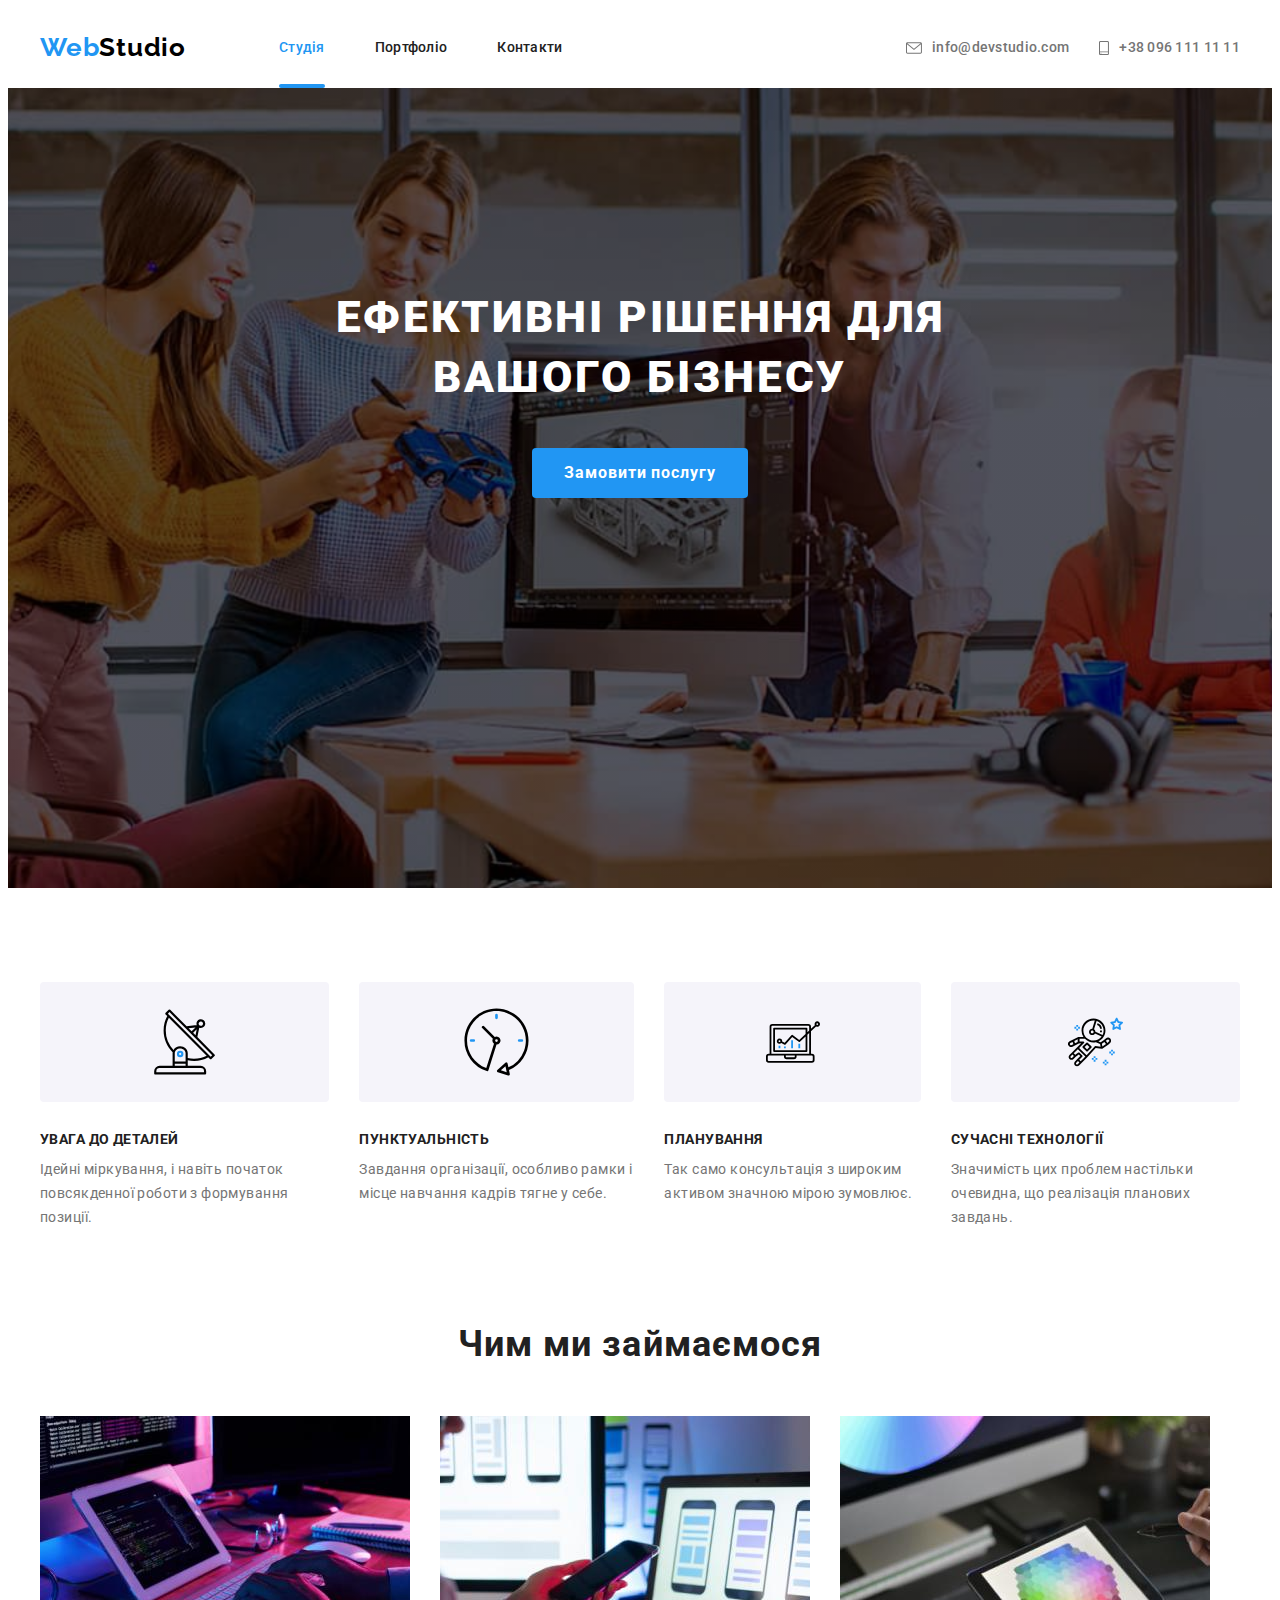
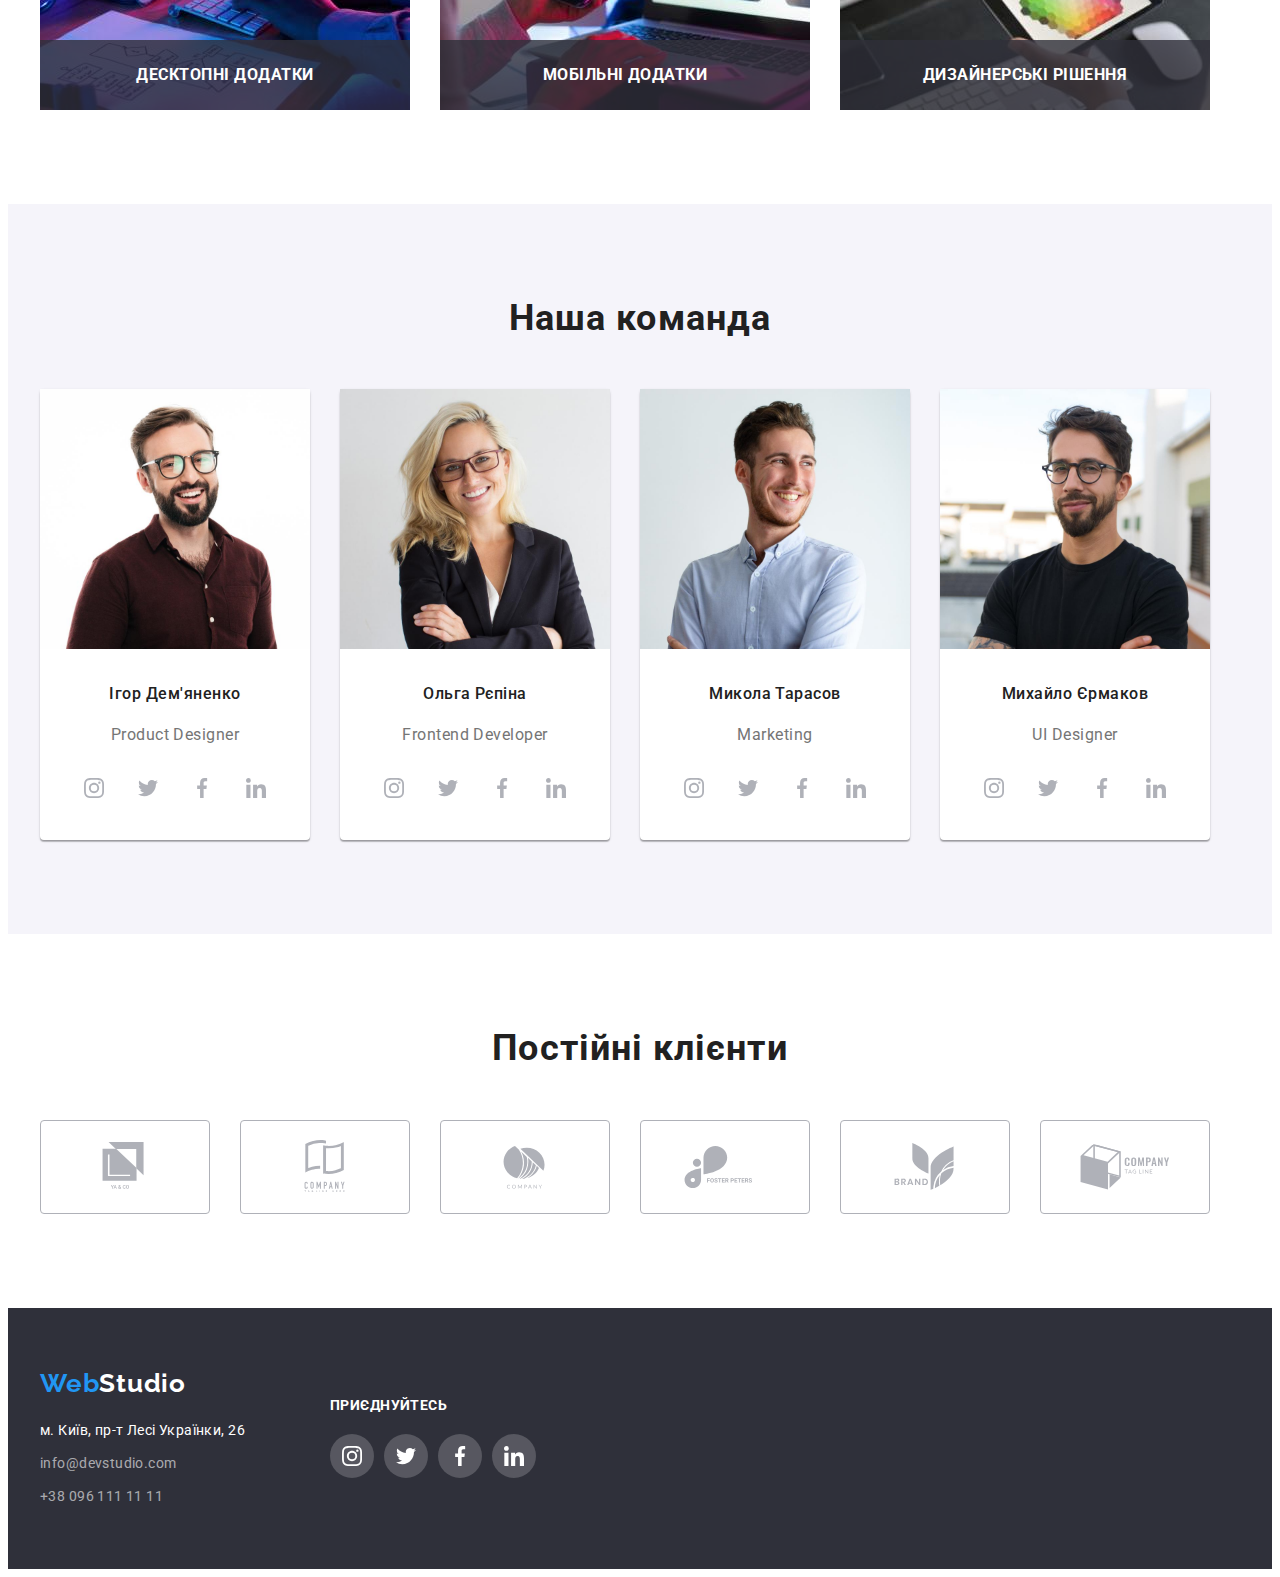
<file: index.html>
<!DOCTYPE html>
<html lang="uk">
  <head>
    <meta charset="UTF-8" />
    <meta http-equiv="X-UA-Compatible" content="IE=edge" />
    <meta name="viewport" content="width=device-width, initial-scale=1.0" />
    <title>Студія</title>
    <link
      rel="stylesheet"
      href="https://fonts.googleapis.com/css2?family=Raleway:wght@700&family=Roboto:wght@400;500;700;900&display=swap"
    />
    <link
      rel="stylesheet"
      href="https://cdnjs.cloudflare.com/ajax/libs/modern-normalize/1.1.0/modern-normalize.min.css"
      integrity="sha512-wpPYUAdjBVSE4KJnH1VR1HeZfpl1ub8YT/NKx4PuQ5NmX2tKuGu6U/JRp5y+Y8XG2tV+wKQpNHVUX03MfMFn9Q=="
      crossorigin="anonymous"
      referrerpolicy="no-referrer"
    />
    <link rel="stylesheet" href="./css/styles.css" />
  </head>
  <body>
    <!--header-->
    <header class="header">
      <div class="container flex">
        <!--navigation-->
        <nav class="main-nav">
          <!--logo-->
          <a href="./index.html" class="logo up" lang="en"
            >Web<span class="logo-back">Studio</span></a
          >
          <!--menu-->
          <ul class="list site-nav">
            <li class="menu-item"><a href="" class="link link-nav current">Студія</a></li>
            <li class="menu-item">
              <a href="./portfolio.html" class="link link-nav">Портфоліо</a>
            </li>
            <li class="menu-item"><a href="" class="link link-nav">Контакти</a></li>
          </ul>
        </nav>
        <!--contacts-->
        <ul class="list cont-nav">
          <!--email-->
          <li class="contact-item">
            <a href="mailto:info@devstudio.com" class="link contacts">
              <svg class="svg-cont" width="16" height="12">
                <use href="./images/icons.svg#icon-envelope"></use>
              </svg>
              info@devstudio.com</a
            >
          </li>
          <!--telnummber-->
          <li class="contact-item">
            <a href="tel:+380961111111" class="link contacts">
              <svg class="svg-cont" width="10" height="16">
                <use href="./images/icons.svg#icon-smartphone"></use>
              </svg>
              +38 096 111 11 11</a
            >
          </li>
        </ul>
      </div>
    </header>

    <!--main content of page-->
    <main>
      <section class="hero img-hero">
        <h1 class="titel">
          ефективні рішення для <br />
          вашого бізнесу
        </h1>
        <!--button order-->
        <button class="button main" data-modal-open>Замовити послугу</button>
      </section>
      <!--features-->
      <section class="section">
        <div class="container">
          <!--headline feacher-->
          <h2 class="section-titel opacity">переваги</h2>
          <ul class="list feacher">
            <!--featcher 1-->
            <li class="item">
              <div class="icon-feacher">
                <svg width="65" height="70">
                  <use href="./images/icons.svg#icon-antenna"></use>
                </svg>
              </div>
              <!--feacher head-->
              <h3 class="sub-titel">увага до деталей</h3>
              <!--featcher description-->
              <p class="description">
                Ідейні міркування, і навіть початок повсякденної роботи з формування позиції.
              </p>
            </li>
            <!--featcher 2-->
            <li class="item">
              <div class="icon-feacher">
                <svg width="67" height="70">
                  <use href="./images/icons.svg#icon-clock"></use>
                </svg>
              </div>
              <!--feacher head-->
              <h3 class="sub-titel">пунктуальність</h3>
              <!--featcher description-->
              <p class="description">
                Завдання організації, особливо рамки і місце навчання кадрів тягне у себе.
              </p>
            </li>
            <!--featcher 3-->
            <li class="item">
              <div class="icon-feacher">
                <svg width="70" height="54">
                  <use href="./images/icons.svg#icon-diagram"></use>
                </svg>
              </div>
              <!--feacher head-->
              <h3 class="sub-titel">планування</h3>
              <!--featcher description-->
              <p class="description">
                Так само консультація з широким активом значною мірою зумовлює.
              </p>
            </li>
            <!--featcher 4-->
            <li class="item">
              <div class="icon-feacher">
                <svg width="55" height="60">
                  <use href="./images/icons.svg#icon-astronaut"></use>
                </svg>
              </div>
              <!--feacher head-->
              <h3 class="sub-titel">сучасні технології</h3>
              <!--featcher description-->
              <p class="description">
                Значимість цих проблем настільки очевидна, що реалізація планових завдань.
              </p>
            </li>
          </ul>
        </div>
      </section>
      <!--what we doing-->
      <section class="section only-padding-bottom">
        <div class="container">
          <!--headline what we doing-->
          <h2 class="section-titel">Чим ми займаємося</h2>
          <!--img list-->
          <ul class="list to-work">
            <!--box 1-->
            <li class="item">
              <img class="image-no-gap" src="./images/coding.jpg" width="370" alt="розроблення" />
              <div class="bgr-img">
                <h3 class="hover-desc">десктопні додатки</h3>
              </div>
            </li>
            <!--box 2-->
            <li class="item">
              <img
                class="image-no-gap"
                src="./images/appDeveloping.jpg"
                width="370"
                alt="програми для мобільних приладів"
              />
              <div class="bgr-img">
                <h3 class="hover-desc">мобільні додатки</h3>
              </div>
            </li>
            <!--box 3-->
            <li class="item">
              <img class="image-no-gap" src="./images/styling.jpg" width="370" alt="стилювання" />
              <div class="bgr-img">
                <h3 class="hover-desc">дизайнерські рішення</h3>
              </div>
            </li>
          </ul>
        </div>
      </section>
      <!--team-->
      <section class="team-bg section">
        <div class="container">
          <!--headline team-->
          <h2 class="section-titel">Наша команда</h2>
          <!--team-->
          <ul class="list team">
            <!--team card 1-->
            <li class="item">
              <img
                class="image-no-gap"
                src="./images/demianenko.jpg"
                width="270"
                alt="Ігор Дем'яненко"
              />
              <div class="item-team">
                <h3 class="name">Ігор Дем'яненко</h3>
                <p class="name pos" lang="en">Product Designer</p>
                <ul class="social-media list">
                  <li class="media-item">
                    <a class="media-link" href="http://">
                      <svg class="svg svg--colored" width="20" height="20">
                        <use href="./images/icons.svg#icon-instagram"></use>
                      </svg>
                    </a>
                  </li>
                  <li class="media-item">
                    <a class="media-link" href="http://">
                      <svg class="svg svg--colored" width="20" height="20">
                        <use href="./images/icons.svg#icon-twitter"></use>
                      </svg>
                    </a>
                  </li>
                  <li class="media-item">
                    <a class="media-link" href="http://">
                      <svg class="svg svg--colored" width="20" height="20">
                        <use href="./images/icons.svg#icon-facebook" width="20" height="20"></use>
                      </svg>
                    </a>
                  </li>
                  <li class="media-item">
                    <a class="media-link" href="http://">
                      <svg class="svg svg--colored" width="20" height="20">
                        <use href="./images/icons.svg#icon-linkedin" width="20" height="20"></use>
                      </svg>
                    </a>
                  </li>
                </ul>
              </div>
            </li>
            <!--team card 2-->
            <li class="item">
              <img class="image-no-gap" src="./images/repina.jpg" width="270" alt="Ольга Рєпіна" />
              <div class="item-team">
                <h3 class="name">Ольга Рєпіна</h3>
                <p class="name pos" lang="en">Frontend Developer</p>
                <ul class="social-media list">
                  <li class="media-item">
                    <a class="media-link" href="http://">
                      <svg class="svg svg--colored" width="20" height="20">
                        <use href="./images/icons.svg#icon-instagram"></use>
                      </svg>
                    </a>
                  </li>
                  <li class="media-item">
                    <a class="media-link" href="http://">
                      <svg class="svg svg--colored" class=" " width="20" height="20">
                        <use href="./images/icons.svg#icon-twitter"></use>
                      </svg>
                    </a>
                  </li>
                  <li class="media-item">
                    <a class="media-link" href="http://">
                      <svg class="svg svg--colored" width="20" height="20">
                        <use href="./images/icons.svg#icon-facebook" width="20" height="20"></use>
                      </svg>
                    </a>
                  </li>
                  <li class="media-item">
                    <a class="media-link" href="http://">
                      <svg class="svg svg--colored" width="20" height="20">
                        <use href="./images/icons.svg#icon-linkedin" width="20" height="20"></use>
                      </svg>
                    </a>
                  </li>
                </ul>
              </div>
            </li>
            <!--team card 3-->
            <li class="item">
              <img
                class="image-no-gap"
                src="./images/tarasov.jpg"
                width="270"
                alt="Микола Тарасов"
              />
              <div class="item-team">
                <h3 class="name">Микола Тарасов</h3>
                <p class="name pos" lang="en">Marketing</p>
                <ul class="social-media list">
                  <li class="media-item">
                    <a class="media-link" href="http://">
                      <svg class="svg svg--colored" width="20" height="20">
                        <use href="./images/icons.svg#icon-instagram"></use>
                      </svg>
                    </a>
                  </li>
                  <li class="media-item">
                    <a class="media-link" href="http://">
                      <svg class="svg svg--colored" class=" " width="20" height="20">
                        <use href="./images/icons.svg#icon-twitter"></use>
                      </svg>
                    </a>
                  </li>
                  <li class="media-item">
                    <a class="media-link" href="http://">
                      <svg class="svg svg--colored" width="20" height="20">
                        <use href="./images/icons.svg#icon-facebook" width="20" height="20"></use>
                      </svg>
                    </a>
                  </li>
                  <li class="media-item">
                    <a class="media-link" href="http://">
                      <svg class="svg svg--colored" width="20" height="20">
                        <use href="./images/icons.svg#icon-linkedin" width="20" height="20"></use>
                      </svg>
                    </a>
                  </li>
                </ul>
              </div>
            </li>
            <!--team card 4-->
            <li class="item">
              <img
                class="image-no-gap"
                src="./images/ermakov.jpg"
                width="270"
                alt="Михайло Єрмаков"
              />
              <div class="item-team">
                <h3 class="name">Михайло Єрмаков</h3>
                <p class="name pos" lang="en">UI Designer</p>
                <ul class="social-media list">
                  <li class="media-item">
                    <a class="media-link" href="http://">
                      <svg class="svg svg--colored" width="20" height="20">
                        <use href="./images/icons.svg#icon-instagram"></use>
                      </svg>
                    </a>
                  </li>
                  <li class="media-item">
                    <a class="media-link" href="http://">
                      <svg class="svg svg--colored" class=" " width="20" height="20">
                        <use href="./images/icons.svg#icon-twitter"></use>
                      </svg>
                    </a>
                  </li>
                  <li class="media-item">
                    <a class="media-link" href="http://">
                      <svg class="svg svg--colored" width="20" height="20">
                        <use href="./images/icons.svg#icon-facebook" width="20" height="20"></use>
                      </svg>
                    </a>
                  </li>
                  <li class="media-item">
                    <a class="media-link" href="http://">
                      <svg class="svg svg--colored" width="20" height="20">
                        <use href="./images/icons.svg#icon-linkedin" width="20" height="20"></use>
                      </svg>
                    </a>
                  </li>
                </ul>
              </div>
            </li>
          </ul>
        </div>
      </section>
      <!--client-->
      <section class="section">
        <div class="container">
          <h2 class="section-titel">Постійні клієнти</h2>
          <ul class="list clients">
            <li class="item">
              <a class="client" href=""
                ><svg class="svg--colored" widht="106" height="60">
                  <use href="./images/icons.svg#icon-Logo"></use>
                  </svg></a>
            </li>
            <li class="item">
              <a class="client" href=""
                ><svg class="svg--colored" widht="106" height="60">
                  <use href="./images/icons.svg#icon-Logo5"></use>
                  </svg></a>
            </li>
            <li class="item">
              <a class="client" href=""
                ><svg class="svg--colored" widht="106" height="60">
                  <use href="./images/icons.svg#icon-Logo1"></use>
                  </svg></a>
            </li>
            <li class="item">
              <a class="client" href=""
                ><svg class="svg--colored" widht="106" height="60">
                  <use href="./images/icons.svg#icon-Logo2"></use>
                  </svg></a>
            </li>
            <li class="item">
              <a class="client" href=""
                ><svg class="svg--colored" widht="106" height="60">
                  <use href="./images/icons.svg#icon-Logo3"></use>
                  </svg></a>
            </li>
            <li class="item">
              <a class="client" href=""
                ><svg class="svg--colored" widht="106" height="60">
                  <use href="./images/icons.svg#icon-Logo4"></use>
                  </svg></a>
            </li>
          </ul>
        </div>
      </section>
    </main>
    <!--footer of page-->
    <footer class="section-footer">
      <div class="container flex">
        <div>
          <!--logo-->
          <a href="./index.html" class="logo down" lang="en">
            Web<span class="logo-back-sec">Studio</span>
          </a>
          <!--contacts-->
          <address class="adr">
            <ul class="adr-list list">
              <!--address-->
              <li class="adr-item">м. Київ, пр-т Лесі Українки, 26</li>
              <li class="adr-item">
                <!--email-->
                <a href="mailto:info@devstudio.com" class="contacts-footer">info@devstudio.com</a>
              </li>
              <li class="adr-item">
                <!--telnummber-->
                <a href="tel:+380961111111" class="contacts-footer">+38 096 111 11 11</a>
              </li>
            </ul>
          </address>
        </div>
        <section class="section-media">
          <h3 class="media-titel">Приєднуйтесь</h3>
          <ul class="social-media list">
            <li class="media-item footer">
              <a class="media-link" href="http://">
                <svg class="svg svg--white" width="20" height="20">
                  <use href="./images/icons.svg#icon-instagram"></use>
                </svg>
              </a>
            </li>
            <li class="media-item footer">
              <a class="media-link" href="http://">
                <svg class="svg svg--white" width="20" height="20">
                  <use href="./images/icons.svg#icon-twitter"></use>
                </svg>
              </a>
            </li>
            <li class="media-item footer">
              <a class="media-link" href="http://">
                <svg class="svg svg--white" width="20" height="20">
                  <use href="./images/icons.svg#icon-facebook"></use>
                </svg>
              </a>
            </li>
            <li class="media-item footer">
              <a class="media-link" href="http://">
                <svg class="svg svg--white" width="20" height="20">
                  <use href="./images/icons.svg#icon-linkedin"></use>
                </svg>
              </a>
            </li>
          </ul>
        </section>
      </div>
    </footer>
    <!-- modal window for the button -->
    <div class="backdrop is-hidden" data-modal>
      <div class="modal">
        <button type="button" data-modal-close class="btn-close">
          <svg class="icon-close" width="11" height="11">
            <use href="./images/icons.svg#icon-close"></use>
          </svg>
        </button>
      </div>
    </div>
    <script src="./js/modal.js"></script>
  </body>
</html>
</file>
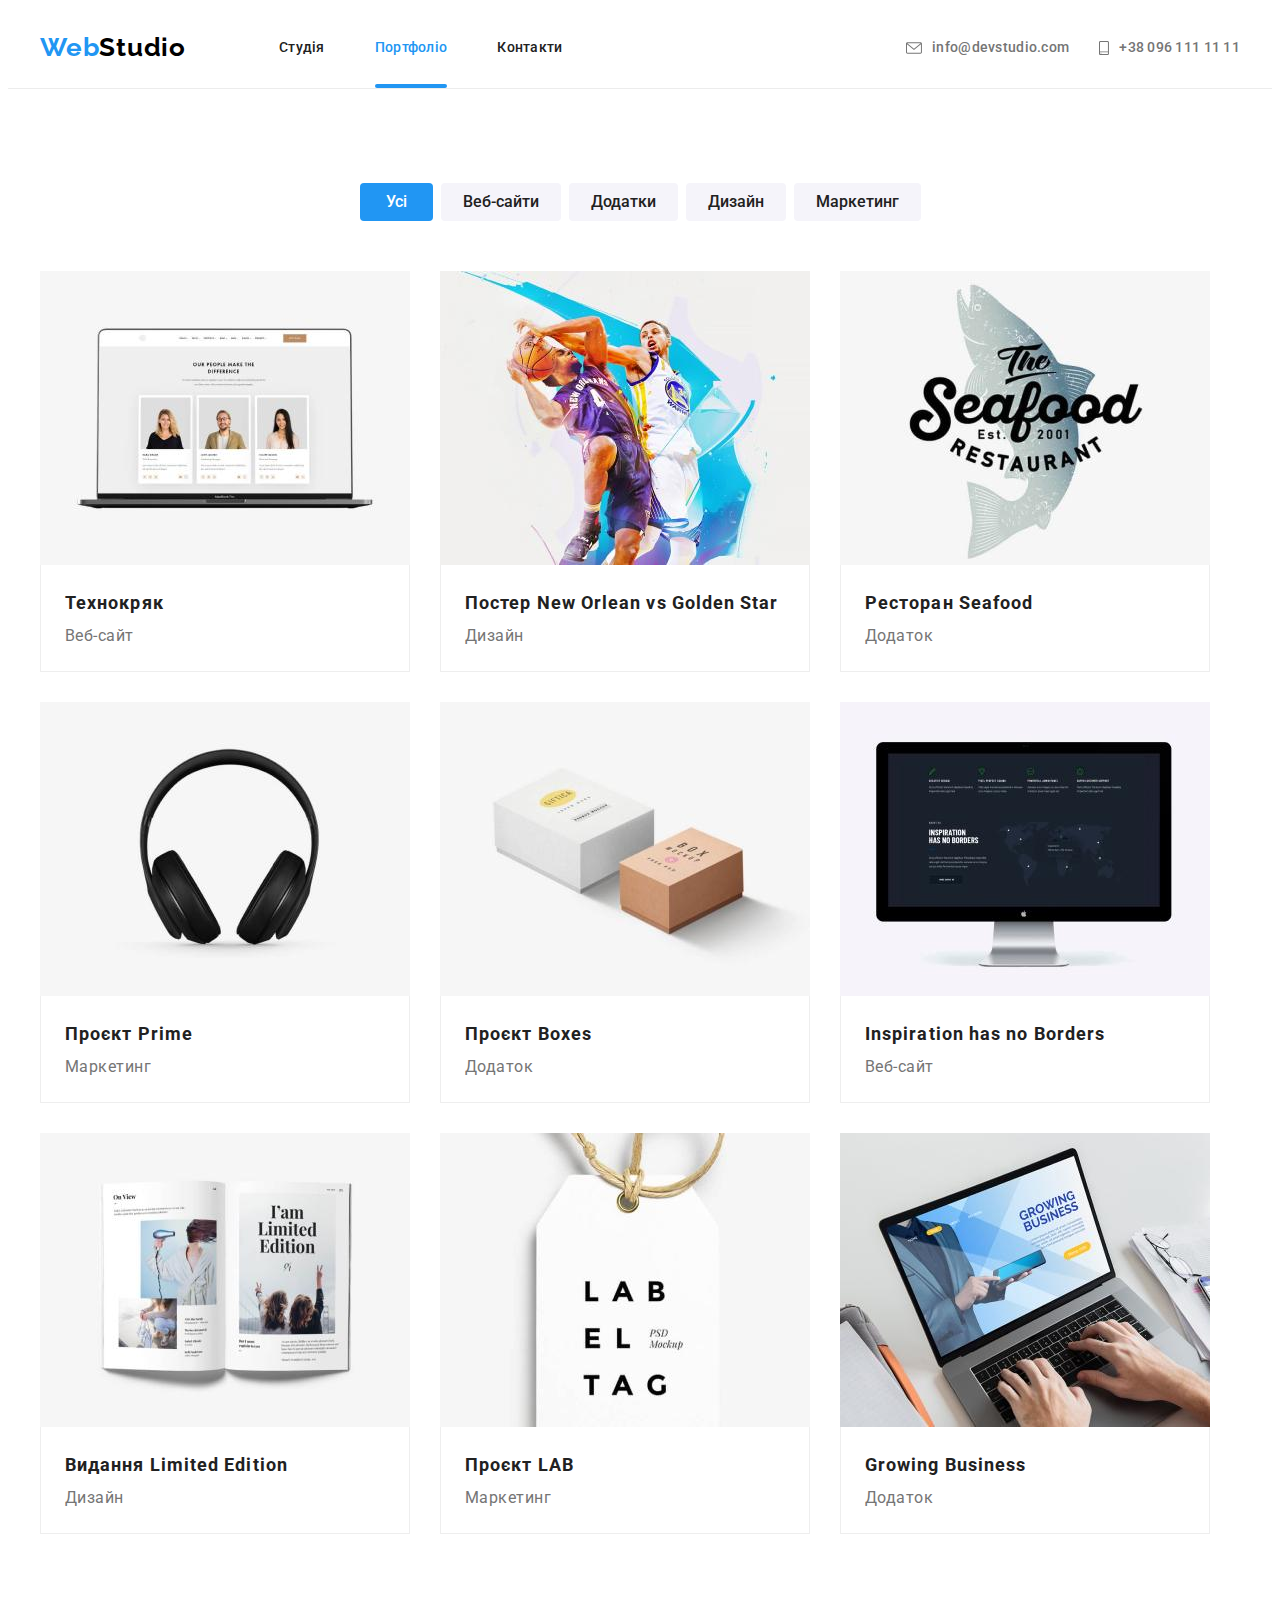
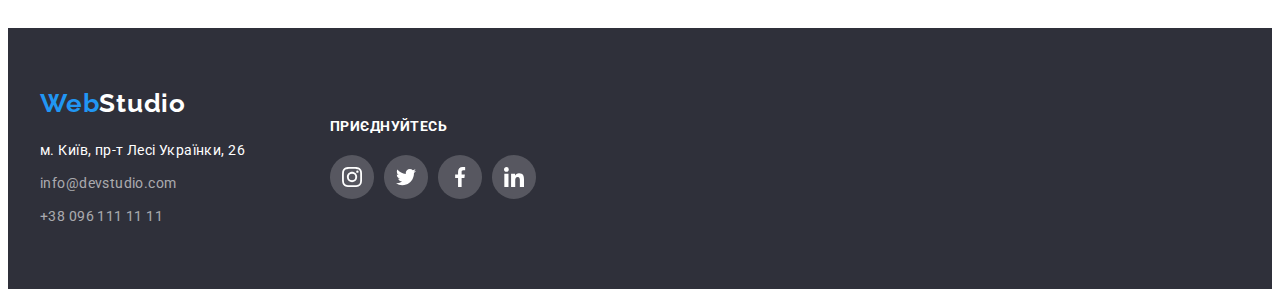
<file: portfolio.html>
<!DOCTYPE html>
<html lang="en">
  <head>
    <meta charset="UTF-8" />
    <meta http-equiv="X-UA-Compatible" content="IE=edge" />
    <meta name="viewport" content="width=device-width, initial-scale=1.0" />

    <title>Студія</title>
    <link
      rel="stylesheet"
      href="https://fonts.googleapis.com/css2?family=Raleway:wght@700&family=Roboto:wght@400;500;700;900&display=swap"
    />
    <link
      rel="stylesheet"
      href="https://cdnjs.cloudflare.com/ajax/libs/modern-normalize/1.1.0/modern-normalize.min.css"
      integrity="sha512-wpPYUAdjBVSE4KJnH1VR1HeZfpl1ub8YT/NKx4PuQ5NmX2tKuGu6U/JRp5y+Y8XG2tV+wKQpNHVUX03MfMFn9Q=="
      crossorigin="anonymous"
      referrerpolicy="no-referrer"
    />
    <link rel="stylesheet" href="./css/styles.css" />
  </head>
  <body>
    <!--header-->
    <header class="header-underline">  
      <div class="container flex">
        <!--navigation-->
        <nav class="main-nav">
          <!--logo-->
          <a href="./index.html" class="logo up" lang="en">Web<span class="logo-back">Studio</span></a>
          <!--menu-->
          <ul class="list site-nav">
            <li class="menu-item"><a href="./index.html" class="link link-nav ">Студія</a></li>
            <li class="menu-item">
              <a href="./portfolio.html" class="link link-nav current">Портфоліо</a>
            </li>
            <li class="menu-item"><a href="" class="link link-nav">Контакти</a></li>
          </ul>
        </nav>
        <!--contacts-->
        <ul class="list cont-nav">
          <!--email-->
          <li class="contact-item">
            <a href="mailto:info@devstudio.com" class="link contacts">
              <svg class="svg-cont" width="16" height="12">
                <use href="./images/icons.svg#icon-envelope"></use>
              </svg>
              info@devstudio.com</a>
          </li>
          <!--telnummber-->
          <li class="contact-item">
            <a href="tel:+380961111111" class="link contacts">
              <svg class="svg-cont" width="10" height="16">
                <use href="./images/icons.svg#icon-smartphone"></use>
              </svg>
              +38 096 111 11 11</a>
          </li>
        </ul>
      </div>
    </header>

    <!--main content of page-->
    <main>
      <!-- main портфоліо -->
      <section class="section">
        <div class="container">
          <h1 class="section-titel opacity">Наші роботи</h1>

          <!-- навігація портфоліо -->
          <ul class="list works flex">
            <li class="item"><button class="button current">Усі</button></li>
            <li class="item"><button class="button primary">Веб-сайти</button></li>
            <li class="item"><button class="button primary">Додатки</button></li>
            <li class="item"><button class="button primary">Дизайн</button></li>
            <li class="item"><button class="button primary">Маркетинг</button></li>
          </ul>
          <!-- продукти -->
          <ul class="list flex wrap">
            <li class="item">
              <a href="">
                <div class="img-thumb">
                  <img
                    class="image-no-gap"
                    src="./images/technokriak.jpg"
                    width="370"
                    alt="Технокряк"
                  />

                  <p class="img-thumb-desc">
                    Ресурс пропонує комплексні пропозиції з різним рівнем функціоналу та сервісів.
                    Все це дозволить відвідувачу отримати вичерпні відомості про компанію чи
                    приватну особу.
                  </p>
                </div>
                <div class="items">
                  <h3 class="customer">Технокряк</h3>
                  <p class="product">Веб-сайт</p>
                </div>
              </a>
            </li>
            <li class="item">
              <a href="">
                <div class="img-thumb">
                  <img
                    class="image-no-gap"
                    src="./images/posterNewOrlean.jpg"
                    width="370"
                    alt="Постер New Orleans vs Golden Star"
                  />
                  <p class="img-thumb-desc">
                    Ресурс пропонує комплексні пропозиції з різним рівнем функціоналу та сервісів.
                    Все це дозволить відвідувачу отримати вичерпні відомості про компанію чи
                    приватну особу.
                  </p>
                </div>
                <div class="items">
                  <h3 class="customer">Постер New Orlean vs Golden Star</h3>
                  <p class="product">Дизайн</p>
                </div>
              </a>
            </li>
            <li class="item">
              <a href="">
                <div class="img-thumb">
                  <img
                    class="image-no-gap"
                    src="./images/seafood.jpg"
                    width="370"
                    alt="Ресторан Seafood"
                  />
                  <p class="img-thumb-desc">
                    Ресурс пропонує комплексні пропозиції з різним рівнем функціоналу та сервісів.
                    Все це дозволить відвідувачу отримати вичерпні відомості про компанію чи
                    приватну особу.
                  </p>
                </div>
                <div class="items">
                  <h3 class="customer">Ресторан Seafood</h3>
                  <p class="product">Додаток</p>
                </div>
              </a>
            </li>
            <li class="item">
              <a href="">
                <div class="img-thumb">
                  <img
                    class="image-no-gap"
                    src="./images/prime.jpg"
                    width="370"
                    alt="Проєкт Prime"
                  />
                  <p class="img-thumb-desc">
                    Ресурс пропонує комплексні пропозиції з різним рівнем функціоналу та сервісів.
                    Все це дозволить відвідувачу отримати вичерпні відомості про компанію чи
                    приватну особу.
                  </p>
                </div>
                <div class="items">
                  <h3 class="customer">Проєкт Prime</h3>
                  <p class="product">Маркетинг</p>
                </div>
              </a>
            </li>
            <li class="item">
              <a href="">
                <div class="img-thumb">
                  <img
                    class="image-no-gap"
                    src="./images/boxes.jpg"
                    width="370"
                    alt="Проєкт Boxes"
                  />
                  <p class="img-thumb-desc">
                    Ресурс пропонує комплексні пропозиції з різним рівнем функціоналу та сервісів.
                    Все це дозволить відвідувачу отримати вичерпні відомості про компанію чи
                    приватну особу.
                  </p>
                </div>
                <div class="items">
                  <h3 class="customer">Проєкт Boxes</h3>
                  <p class="product">Додаток</p>
                </div>
              </a>
            </li>
            <li class="item">
              <a href="">
                <div class="img-thumb">
                  <img
                    class="image-no-gap"
                    src="./images/borders.jpg"
                    width="370"
                    alt="Inspiration has no Borders"
                  />
                  <p class="img-thumb-desc">
                    Ресурс пропонує комплексні пропозиції з різним рівнем функціоналу та сервісів.
                    Все це дозволить відвідувачу отримати вичерпні відомості про компанію чи
                    приватну особу.
                  </p>
                </div>
                <div class="items">
                  <h3 class="customer">Inspiration has no Borders</h3>
                  <p class="product">Веб-сайт</p>
                </div>
              </a>
            </li>
            <li class="item">
              <a href="">
                <div class="img-thumb">
                  <img
                    class="image-no-gap"
                    src="./images/limitedEdition.jpg"
                    width="370"
                    alt="Видання Limited Edition"
                  />
                  <p class="img-thumb-desc">
                    Ресурс пропонує комплексні пропозиції з різним рівнем функціоналу та сервісів.
                    Все це дозволить відвідувачу отримати вичерпні відомості про компанію чи
                    приватну особу.
                  </p>
                </div>
                <div class="items">
                  <h3 class="customer">Видання Limited Edition</h3>
                  <p class="product">Дизайн</p>
                </div>
              </a>
            </li>
            <li class="item">
              <a href="">
                <div class="img-thumb">
                  <img class="image-no-gap" src="./images/lab.jpg" width="370" alt="Проєкт LAB" />
                  <p class="img-thumb-desc">
                    Ресурс пропонує комплексні пропозиції з різним рівнем функціоналу та сервісів.
                    Все це дозволить відвідувачу отримати вичерпні відомості про компанію чи
                    приватну особу.
                  </p>
                </div>
                <div class="items">
                  <h3 class="customer">Проєкт LAB</h3>
                  <p class="product">Маркетинг</p>
                </div>
              </a>
            </li>
            <li class="item">
              <a href="">
                <div class="img-thumb">
                  <img
                    class="image-no-gap"
                    src="./images/growingBusines.jpg"
                    width="370"
                    alt="Growing Business"
                  />
                  <p class="img-thumb-desc">
                    Ресурс пропонує комплексні пропозиції з різним рівнем функціоналу та сервісів.
                    Все це дозволить відвідувачу отримати вичерпні відомості про компанію чи
                    приватну особу.
                  </p>
                </div>

                <div class="items">
                  <h3 class="customer">Growing Business</h3>
                  <p class="product">Додаток</p>
                </div>
              </a>
            </li>
          </ul>
        </div>
      </section>
    </main>

    <!--footer of page-->
      <footer class="section-footer">
        <div class="container flex">
          <div>
            <!--logo-->
            <a href="./index.html" class="logo down" lang="en">
              Web<span class="logo-back-sec">Studio</span>
            </a>
            <!--contacts-->
            <address class="adr">
              <ul class="adr-list list">
                <!--address-->
                <li class="adr-item">м. Київ, пр-т Лесі Українки, 26</li>
                <li class="adr-item">
                  <!--email-->
                  <a href="mailto:info@devstudio.com" class="contacts-footer">info@devstudio.com</a>
                </li>
                <li class="adr-item">
                  <!--telnummber-->
                  <a href="tel:+380961111111" class="contacts-footer">+38 096 111 11 11</a>
                </li>
              </ul>
            </address>
          </div>
          <section class="section-media">
            <h3 class="media-titel">Приєднуйтесь</h3>
            <ul class="social-media list">
              <li class="media-item footer">
                <a class="media-link" href="http://">
                  <svg class="svg svg--white" width="20" height="20">
                    <use href="./images/icons.svg#icon-instagram"></use>
                  </svg>
                </a>
              </li>
              <li class="media-item footer">
                <a class="media-link" href="http://">
                  <svg class="svg svg--white" width="20" height="20">
                    <use href="./images/icons.svg#icon-twitter"></use>
                  </svg>
                </a>
              </li>
              <li class="media-item footer">
                <a class="media-link" href="http://">
                  <svg class="svg svg--white" width="20" height="20">
                    <use href="./images/icons.svg#icon-facebook"></use>
                  </svg>
                </a>
              </li>
              <li class="media-item footer">
                <a class="media-link" href="http://">
                  <svg class="svg svg--white" width="20" height="20">
                    <use href="./images/icons.svg#icon-linkedin"></use>
                  </svg>
                </a>
              </li>
            </ul>
          </section>
        </div>
      </footer>
  </body>
</html>
</file>
<file: css/styles.css>
/* колір заголовків  #212121*/
/* колір основного тексту #757575 */
/* колір лого #000000 */
/* колір акценту/лого #2196F3 */
/* основний колір фону  #FFFFFF */
/* вторинний колір фону #F5F4FA */
/* вторинний колір фону #2F303A */
/* вторинний колір адреса color: rgba(255, 255, 255, 0.6); */
/* колір фон кнопка #F5F4FA; */

:root {
  --primary-text-color: #757575;
  --title-text-color: #212121;
  --accent-color: #2196f3;
  --logo-black-color: #000000;
  --primary-white-color: #ffffff;
  --sec-bgr-color: #2f303a;
  --thirth-bgr-color: #f5f4fa;
  --primary-icon-color: #afb1b8;
  --bgr-media-footer: rgba(255, 255, 255, 0.1);
  --cubic-fnc: cubic-bezier(0.4, 0, 0.2, 1);
  --transititon-time: 250ms;
}
/**задає ширину блоку згідно ширини(а не контенту)*/
/* html {
  box-sizing: border-box;
} */

/* стайл основа */
body {
  font-family: Roboto, sans-serif;
  /* font-weight: 400; */
  font-size: 14px;
  line-height: 1.71;
  color: var(--primary-text-color);
  background-color: var(--primary-white-color);
}
/*cтилізує контент по центрі сторінки*/
.container {
  width: 1200px;
  padding-left: 15px;
  padding-right: 15px;
  margin-left: auto;
  margin-right: auto;
}
/* стайл лінків */
a {
  text-decoration: none;
}
/*чистить відступи у заголовках і абзаці*/
h1,
h2,
h3,
h4,
h5,
h6,
p {
  margin: 0;
}

/* стайл списки */
.list {
  list-style: none;
  padding: 0;
  margin: 0;
}
/*стайл картинки без нижнього відступу*/
.image-no-gap {
  display: block;
}

/***** стайл хедер******************************* */
/**/
.header-underline {
  border-bottom: 1px solid #ececec;
}

/* стайл лого */
.logo {
  font-family: 'Raleway';
  font-weight: 700;
  font-size: 26px;
  line-height: 1.2;
  letter-spacing: 0.03em;
  color: var(--accent-color);
}

.logo.up {
  margin-right: 93px;
}

.logo-back {
  color: var(--logo-black-color);
}

.logo-back-sec {
  color: var(--primary-white-color);
}
.logo.down {
  display: block;
  margin-bottom: 20px;
}
/**стайл container flex**/
.flex,
.container.flex {
  display: flex;
}
.flex.wrap {
  flex-wrap: wrap;
}
.main-nav {
  display: flex;
  align-items: center;
}

/* стайл навігації */
.site-nav {
  font-weight: 500;
  font-size: 14px;
  line-height: 1.14;
  letter-spacing: 0.02em;
  color: var(--title-text-color);
}
/**стайл ссилки в меню*/
.list.site-nav,
.list.cont-nav {
  display: flex;
  margin-left: auto;
  height: 100%;
}

/*задає відступи між li, крім останнього елементу */
.site-nav > .menu-item:not(:last-child) {
  margin-right: 50px;
}
.list > .contact-item:not(:last-child) {
  margin-right: 30px;
}

/* стайл навігації.меню */
.menu-item {
  position: relative;
}
.contact-item {
  display: block;
  /* color: var(--title-text-color); */
}
.site-nav .link-nav {
  display: block;
  padding: 32px 0;
  color: var(--title-text-color);

  transition: color var(--transititon-time) var(--cubic-fnc);
}
.menu-item:hover .link-nav,
.link-nav:focus {
  color: var(--accent-color);
}
/*стайл нижня лінія в меню*/
.menu-item > .link-nav.current::after {
  position: absolute;
  bottom: 0;
  left: 0;
  content: '';
  display: block;
  width: 100%;
  height: 4px;
  background-color: var(--accent-color);
  border-radius: 2px 2px 2px 2px;
  opacity: 1;
  transition: opacity var(--transititon-time) var(--cubic-fnc);
}

.site-nav .link-nav.current {
  color: var(--accent-color);
}
/*стайл іконки*/
.svg-cont {
  padding: 0;
  margin-right: 10px;
  fill: var(--primary-text-color);

  transition: fill var(--transititon-time) var(--cubic-fnc);
}

/* стайл контактів */
.contacts {
  display: flex;
  padding: 32px 0;
  align-items: center;
  font-weight: 500;
  font-size: 14px;
  line-height: 1.14;
  letter-spacing: 0.02em;
  color: var(--primary-text-color);
  transition: color var(--transititon-time) var(--cubic-fnc);
}
.contacts:hover,
.contacts:focus,
.contacts:hover .svg-cont,
.contacts:focus .svg-cont {
  color: var(--accent-color);
  fill: var(--accent-color);
}
/* стайл кнопка */
.button {
  border-radius: 4px;
  border-width: 0;

  font-family: inherit;
  cursor: pointer;
  color: var(--title-text-color);
  background-color: var(--thirth-bgr-color);
  border-color: var(--thirth-bgr-color);

  transition: background-color var(--transititon-time) var(--cubic-fnc),
    color var(--transititon-time) var(--cubic-fnc);
}
.button:hover {
  color: var(--primary-white-color);
  background-color: var(--accent-color);
}
/*****main index.html*************** */

/* стайл hero */
.hero.img-hero {
  max-width: 1600px;
  height: 600px;
  margin-left: auto;
  margin-right: auto;
  padding-top: 200px;

  text-align: center;
  background-color: var(--sec-bgr-color);

  background-image: linear-gradient(to right, rgba(0, 0, 0, 0.4), rgba(0, 0, 0, 0.4)),
    url('../images/hero.jpg');
  background-repeat: no-repeat;
  background-position: center;
  background-size: cover;
}

/* hero titel*/
.titel {
  font-weight: 900;
  font-size: 44px;
  margin-bottom: 40px;

  line-height: 1.36;

  letter-spacing: 0.06em;
  text-transform: uppercase;
  color: var(--primary-white-color);
}
/*стайл основи для модального вікна*/
.backdrop {
  position: fixed;
  top: 0;
  left: 0;
  width: 100%;
  height: 100%;
  visibility: visible;
  opacity: 1;
  background-color: rgba(0, 0, 0, 0.2);
  transition: visibility var(--transititon-time) var(--cubic-fnc),
    opacity var(--transititon-time) var(--cubic-fnc);
}
/* стайл модального вікна */
.modal {
  position: absolute;
  top: 50%;
  left: 50%;
  transform: translate(-50%, -50%) scale(1);

  height: 528px;
  width: 580px;

  background: var(--primary-white-color);
  border-radius: 4px;
  box-shadow: 0px 1px 3px rgba(0, 0, 0, 0.12), 0px 1px 1px rgba(0, 0, 0, 0.14),
    0px 2px 1px rgba(0, 0, 0, 0.2);
    transition: transform var(--transititon-time) var(--cubic-fnc);
    
}
/*скриває модальне вікно*/
.backdrop.is-hidden {
  visibility: hidden;
  opacity: 0;
  pointer-events: none; /*пропускає усе через елемент на елемент не діють ніякі події*/
}
.backdrop.is-hidden .modal {
transform: translate(-50%, -50%) scale(0.6);
}
/* стайл лголовна кнопка */
.button.main {
  padding: 10px 32px;
  min-width: 216px;
  align-items: center;
  justify-content: center;

  font-family: inherit;
  font-weight: 700;
  font-size: 16px;
  line-height: 1.88;
  letter-spacing: 0.06em;
  color: var(--primary-white-color);
  background-color: var(--accent-color);
  box-shadow: none;
  transition: box-shadow var(--transititon-time) var(--cubic-fnc);
}
.button.main:hover,
.button.main:focus {
  box-shadow: 0px 4px 4px rgba(0, 0, 0, 0.15);
}
/*стайл кнопка закрити*/
.btn-close {
  position: absolute;
  top: 8px;
  right: 8px;
  padding: 0;
  margin: 0;
  border-radius: 50%;
  width: 30px;
  height: 30px;
  border: 1px solid rgba(0, 0, 0, 0.1);
  background-color: transparent;
}
.btn-close > .icon-close {
  position: absolute;
  display: block;
  top: 50%;
  left: 50%;
  transform: translate(-50%, -50%);
  fill: var(--logo-black-color);
  transition: fill var(--transititon-time) var(--cubic-fnc);
}
.btn-close:hover .icon-close {
  fill: var(--accent-color);
}
/*стайл секції з різномірним верхнім і нижнім відступом*/
.section {
  padding-top: 94px;
  padding-bottom: 94px;
}
/* стайл заголовок секції */
.section-titel {
  margin-bottom: 50px;

  font-weight: 700;
  font-size: 36px;
  line-height: 1.16;
  text-align: center;
  letter-spacing: 0.03em;
  color: var(--title-text-color);
}
/*ховає текст*/
.opacity {
  position: absolute;
  opacity: 0;
}
/*стайлз картинка над "переваги"*/
.icon-feacher {
  display: flex;
  justify-content: center;
  align-items: center;
  width: 100%;
  height: 120px;
  margin-bottom: 30px;
  border-radius: 4px;
  background-color: var(--thirth-bgr-color);
}
.list.team,
.list.to-work,
.list.feacher,
.list.clients,
.list.media {
  display: flex;
}
/*стайл фото Чим ми займаємось*/
.list.to-work > .item {
  position: relative;
  display: flex;
}
/*стайл фону для опису у фото конЧим ми займаємось*/

.bgr-img {
  position: absolute;
  bottom: 0;
  display: flex;
  justify-content: center;
  align-items: center;

  width: 100%;
  height: 70px;

  background-color: rgba(47, 48, 58, 0.8);
}
/*стайл надпис в конт Чим ми займаємось*/
.list.to-work .hover-desc {
  font-weight: 700;

  line-height: 16px;
  letter-spacing: 00.03em;
  text-transform: uppercase;
  color: var(--primary-white-color);
}

/*стилізує списки переваги, команда, клієнти*/
.list.team.item,
.list.feacher .item {
  /* width: 270px; */
  width: calc((100%-90px) / 4);
}

/* стайл секція переваги */
.sub-titel {
  margin-bottom: 10px;

  font-weight: 700;
  font-size: 14px;
  line-height: 1.14;
  letter-spacing: 0.03em;
  text-transform: uppercase;
  color: var(--title-text-color);
}
/*стайл контейнер роботи*/
.section.only-padding-bottom {
  padding-top: 0;
  padding-bottom: 94px;
}
.description {
  letter-spacing: 0.03em;
}

.team-bg {
  background-color: var(--thirth-bgr-color);
}
/*стайлз team card*/
.list.team > .item {
  background-color: var(--primary-white-color);
  border-radius: 4px;
  box-shadow: 0px 1px 3px rgba(0, 0, 0, 0.12), 0px 1px 1px rgba(0, 0, 0, 0.14),
    0px 2px 1px rgba(0, 0, 0, 0.2);
}
/*стайл опис картка команда*/
.item-team {
  margin-top: 30px;
  margin-bottom: 30px;
  margin-left: 32px;
  margin-right: 32px;
  text-align: center;
}
/* стайл секція команда */
.name {
  margin-bottom: 10px;

  font-weight: 500;
  font-size: 16px;
  line-height: 1.9;
  letter-spacing: 00.03em;
  color: var(--title-text-color);
}

.name.pos {
  margin-bottom: 16px;
  font-weight: 400;
  color: var(--primary-text-color);
}

/*розббиває секцію client на 6 блоків*/
.list.clients > .item {
  width: 170px;
  /* width: calc((100%-150px) / 6); */
}

/*стайл клієнт*/
.item > .client {
  display: flex;
  height: 92px;
  justify-content: center;
  align-items: center;
  border: 1px solid var(--primary-icon-color);
  border-radius: 4px;

  transition: border-color var(--transititon-time) var(--cubic-fnc);
}

.list.clients > .item:hover .svg--colored,
.item > .client:focus .svg--colored,
.list.clients > .item:hover .client,
.list.clients > .item:focus .client {
  border-color: var(--accent-color);
  fill: var(--accent-color);
}

/*стайл списків у секції*/
.list > .item:not(:last-child),
.list.feacher > .item:not(:last-child),
.list.to-work > .item:not(:last-child),
.list.team > .item:not(:last-child),
.list.clients > .item:not(:last-child) {
  margin-right: 30px;
}
/******стайл футер ****************** */

.section-footer {
  padding-top: 60px;
  padding-bottom: 60px;
  background-color: var(--sec-bgr-color);
}
/*стайл контейнерів у футері*/
.section-footer > .container.flex {
  align-items: center;
}

.adr {
  font-style: normal;
  letter-spacing: 00.03em;
  color: var(--primary-white-color);
}

.adr-list {
  width: 230px;
}

.adr-item:not(:last-child) {
  margin-bottom: 9px;
}
.contacts-footer:hover,
.contacts-footer:focus {
  color: var(--accent-color);
}
.contacts-footer {
  color: rgba(255, 255, 255, 0.6);

  transition: color var(--transititon-time) var(--cubic-fnc);
}

/**стайл секція медіа у футері*/
.section-media {
  margin-left: 60px;
}
.media-titel {
  margin-bottom: 20px;

  font-weight: 700;
  font-size: 14px;
  line-height: 1.14;
  letter-spacing: 00.03em;
  text-transform: uppercase;
  color: var(--primary-white-color);
}
.social-media {
  display: flex;
  justify-content: center;
}
.media-item {
  border-radius: 50%;
}

.media-link {
  position: relative;
  display: flex;

  width: 44px;
  height: 44px;
  border-radius: 50%;

  background-color: inherit;
  transition: background-color var(--transititon-time) var(--cubic-fnc);
}

.media-item:not(:last-child) {
  margin-right: 10px;
}
.media-item.footer {
  background-color: var(--bgr-media-footer);
}
.svg {
  position: absolute;
  top: 50%;
  left: 50%;
  transform: translate(-50%, -50%);
  fill: currentColor;
}
.svg--colored {
  fill: var(--primary-icon-color);
  transition: fill var(--transititon-time) var(--cubic-fnc);
}
.svg--white {
  fill: var(--primary-white-color);
}
.media-link:focus .svg--colored,
.media-item:hover .svg--colored {
  fill: var(--primary-white-color);
}
.media-item:hover,
.media-item:focus,
.media-link:focus,
.media-item.footer:hover .svg--white,
.media-link:focus .svg--white {
  background-color: var(--accent-color);
}

/******main portfolio.htlm************************************/
/* стайл кнопка меню */
.button.current {
  padding: 6px 25px;
  min-width: 73px;

  font-family: inherit;
  font-weight: 500;
  font-size: 16px;
  line-height: 1.62;
  color: var(--primary-white-color);
  background-color: var(--accent-color);
  background-size: 20px 20px;
  background-position: center;
}
/******стайл фільтр***********/
.button.primary {
  padding: 6px 22px;
  min-width: 73px;

  font-family: inherit;
  font-weight: 500;
  font-size: 16px;
  line-height: 1.62;

  transition: background-color var(--transititon-time) var(--cubic-fnc),
    box-shadow var(--transititon-time) var(--cubic-fnc),
    color var(--transititon-time) var(--cubic-fnc);
}
.button.current:hover,
.button.current:focus,
.button.primary:hover,
.button.primary:focus {
  padding: 6px 25px;
  min-width: 73px;

  font-family: inherit;
  font-weight: 500;
  font-size: 16px;
  line-height: 1.62;
  color: var(--primary-white-color);
  background-color: var(--accent-color);
  background-size: 20px 20px;
  background-position: center;

  box-shadow: 0px 3px 1px rgba(0, 0, 0, 0.1), 0px 1px 2px rgba(0, 0, 0, 0.08),
    0px 2px 2px rgba(0, 0, 0, 0.12);
}
/* стайл назва клієнт */
.customer {
  font-weight: 700;
  font-size: 18px;
  line-height: 2em;
  letter-spacing: 0.06em;
  color: var(--title-text-color);
}
/* стиль продукту */
.product {
  font-size: 16px;
  line-height: 1.88;
  letter-spacing: 00.03em;
  color: var(--primary-text-color);
}
/*стайл списки кнопки*/
.list.works.flex {
  margin-bottom: 50px;
  justify-content: center;
}

.list.works > .item:not(:last-child) {
  margin-right: 8px;
}
/*стайл карток продукти**/
.list.flex.wrap > .item {
  /* width: calc((100%-60px) / 3); */ /*calc((100% - к.ть маржинів рх)/к.ть елементів в рядку)*/
  width: 370px;
  margin-right: 30px;
  margin-bottom: 30px;
  box-shadow: none;

  transition: box-shadow var(--transititon-time) var(--cubic-fnc);
}

.list.flex.wrap > .item:hover,
.list.flex.wrap > .item:focus .item:focus .img-thumb-desc,
.item:hover .img-thumb-desc {
  transform: translateY(0);
  box-shadow: 0px 1px 1px rgba(0, 0, 0, 0.12), 0px 4px 4px rgba(0, 0, 0, 0.06),
    1px 4px 6px rgba(0, 0, 0, 0.16);
}

/**кожен 3 елем без відступа**/
.list.flex.wrap > .item:nth-child(3n) {
  margin-right: 0;
}
/* стайл останніх 3 елем у списку*/
.list.flex.wrap > .item:nth-last-child(-n + 3) {
  margin-bottom: 0px;
}
/*стайл обгортка для картики*/
.img-thumb {
  position: relative;
  overflow: hidden;
}

/*стайл поверхневий опис картинки*/
.img-thumb-desc {
  position: absolute;
  top: 0;
  bottom: 0;

  padding: 63px 24px;

  font-size: 18px;
  line-height: 1.56;
  letter-spacing: 0.03em;
  color: var(--primary-white-color);
  background: rgba(33, 150, 243, 0.9);

  transform: translateY(101%);
  opacity: 1;
  transition: transform var(--transititon-time) var(--cubic-fnc);
}

/*стайл нижній блок під клієнтами*/
.items {
  width: 370 px;
  padding: 20px 24px;
  border: 1px solid #eeeeee;
  border-top: 0;
}
</file>
